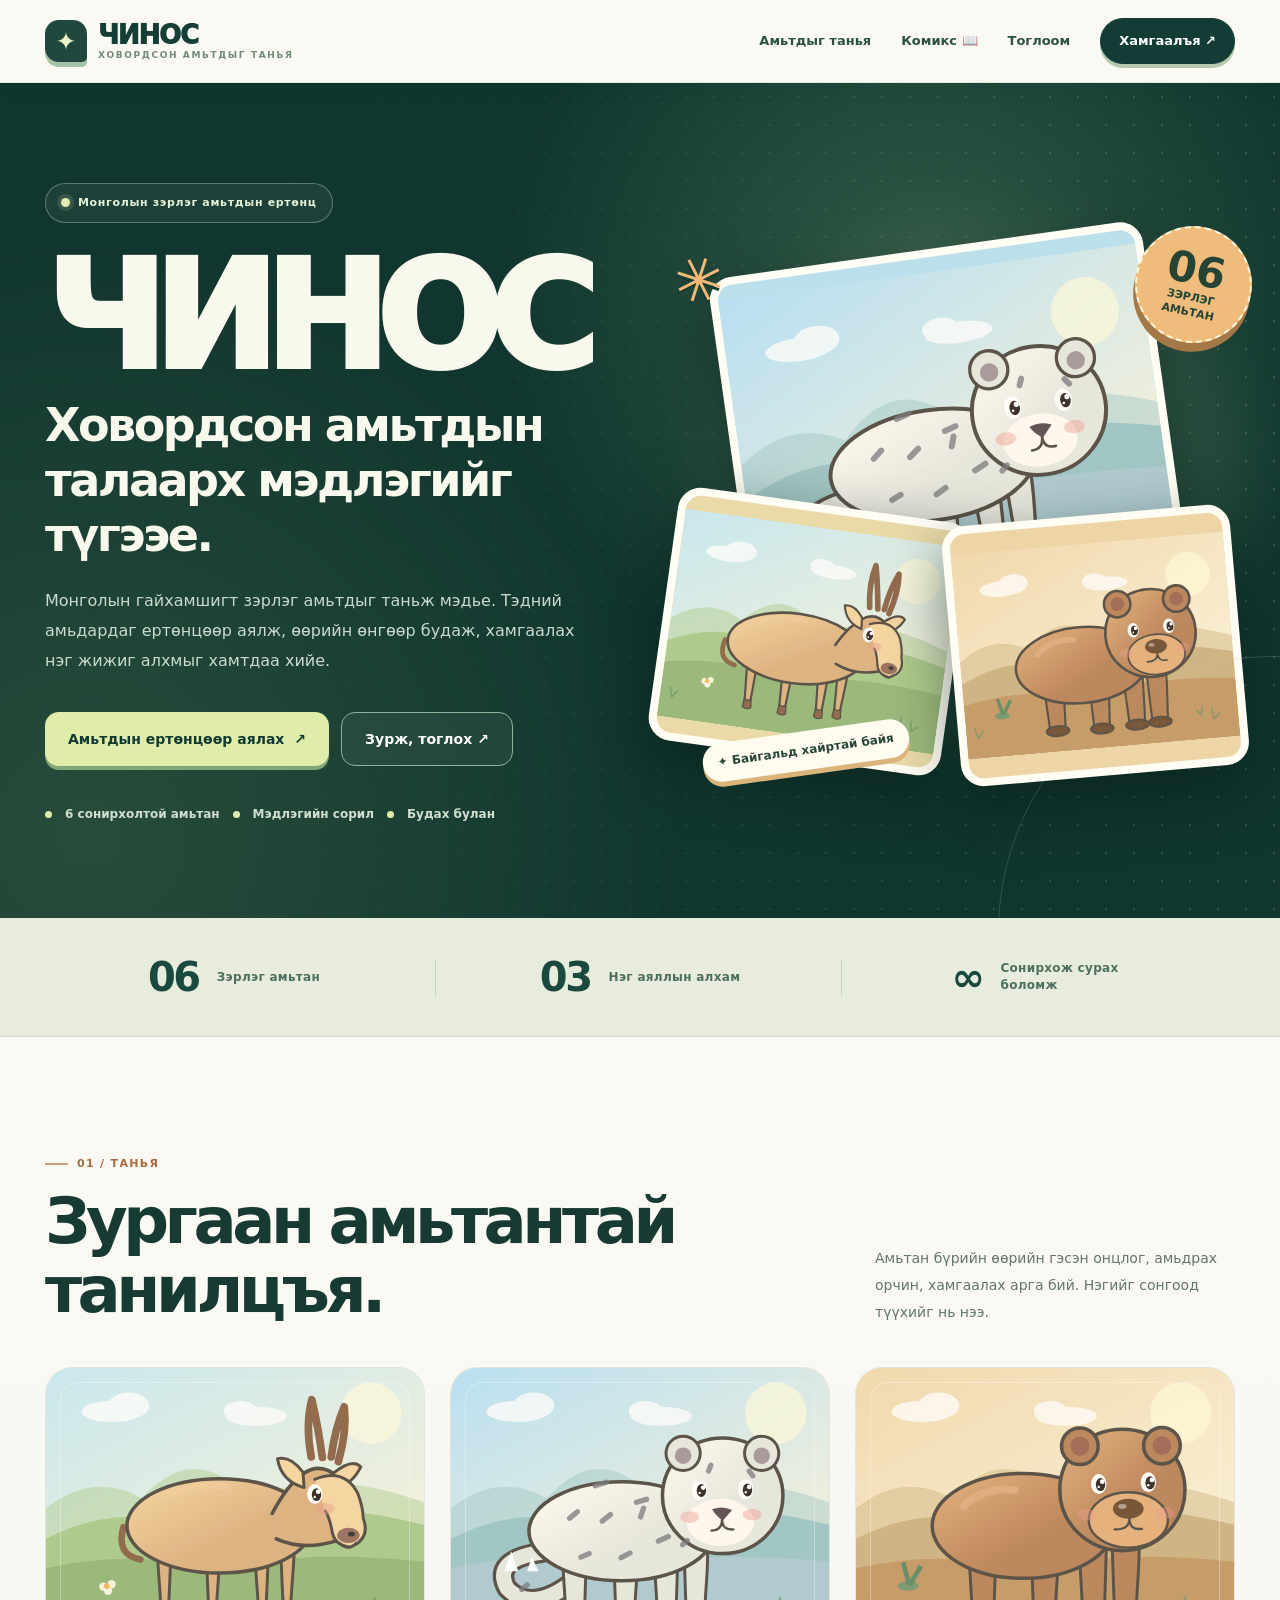
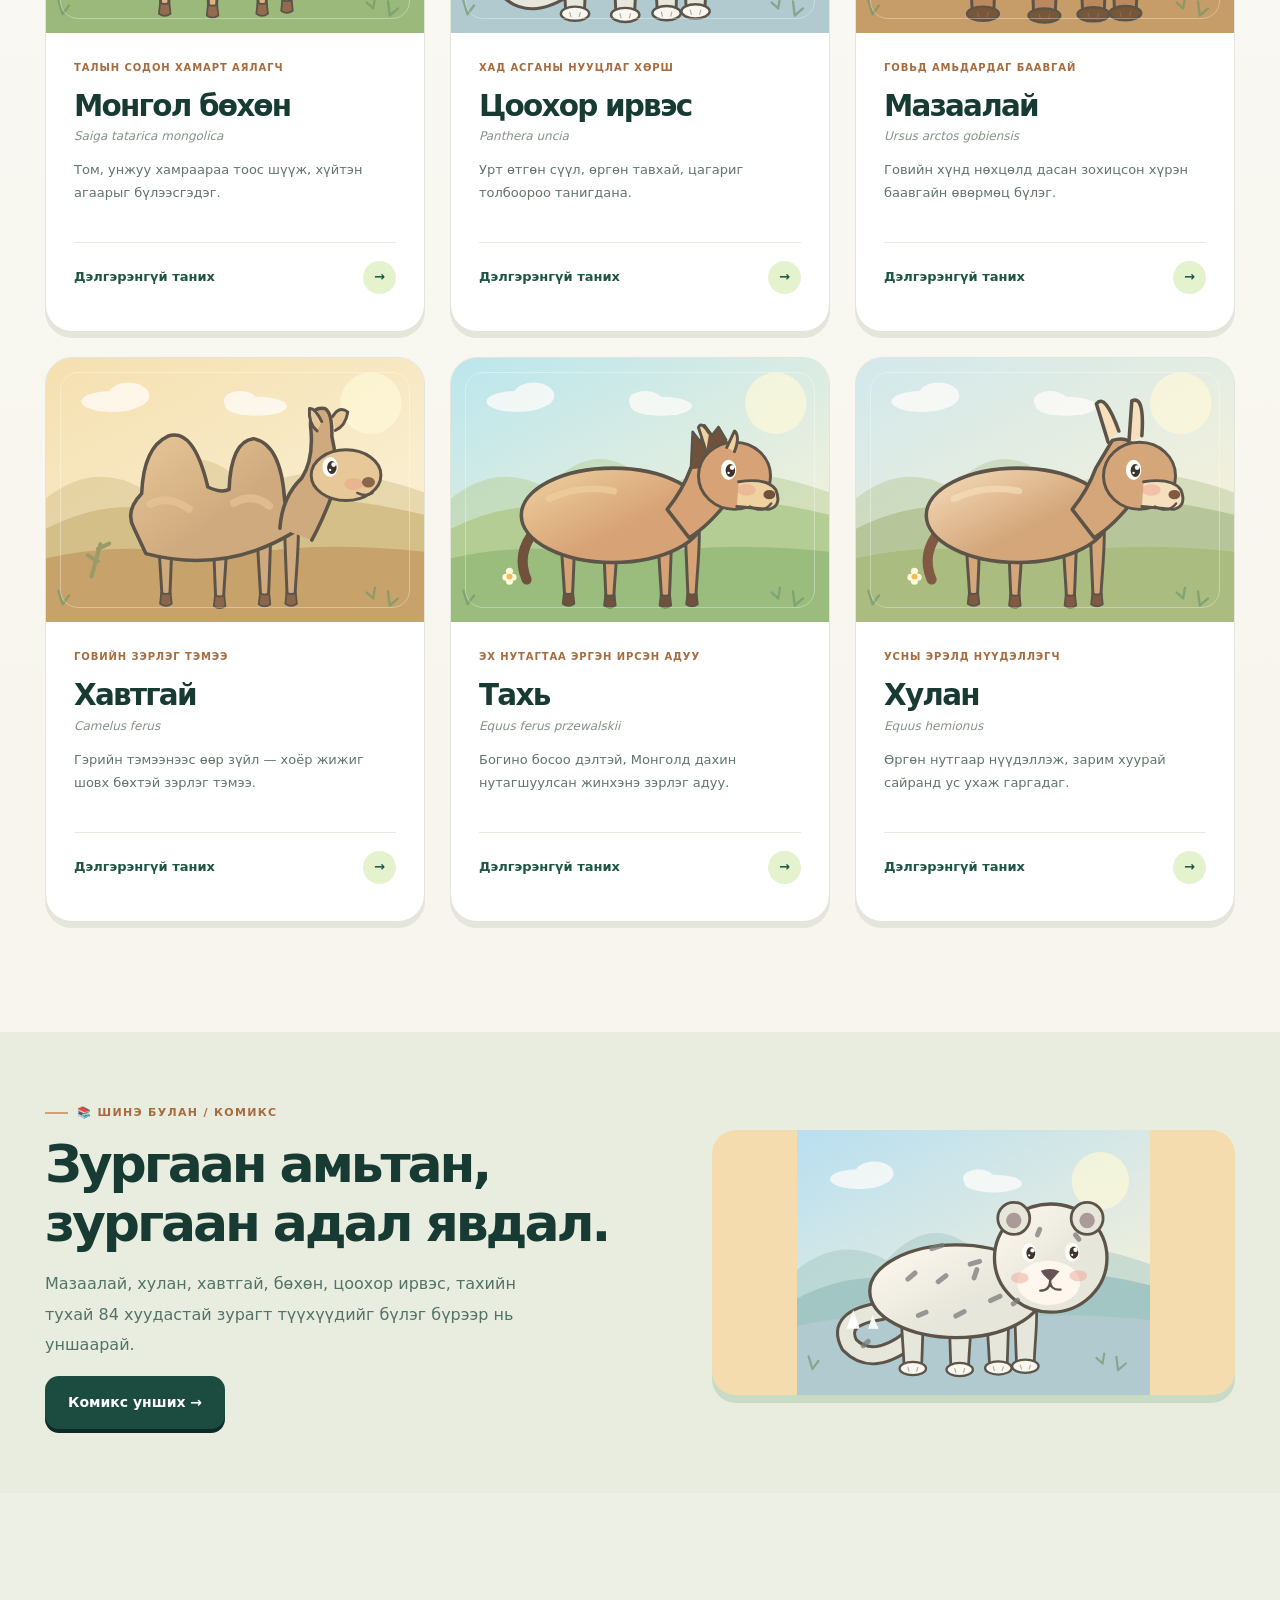
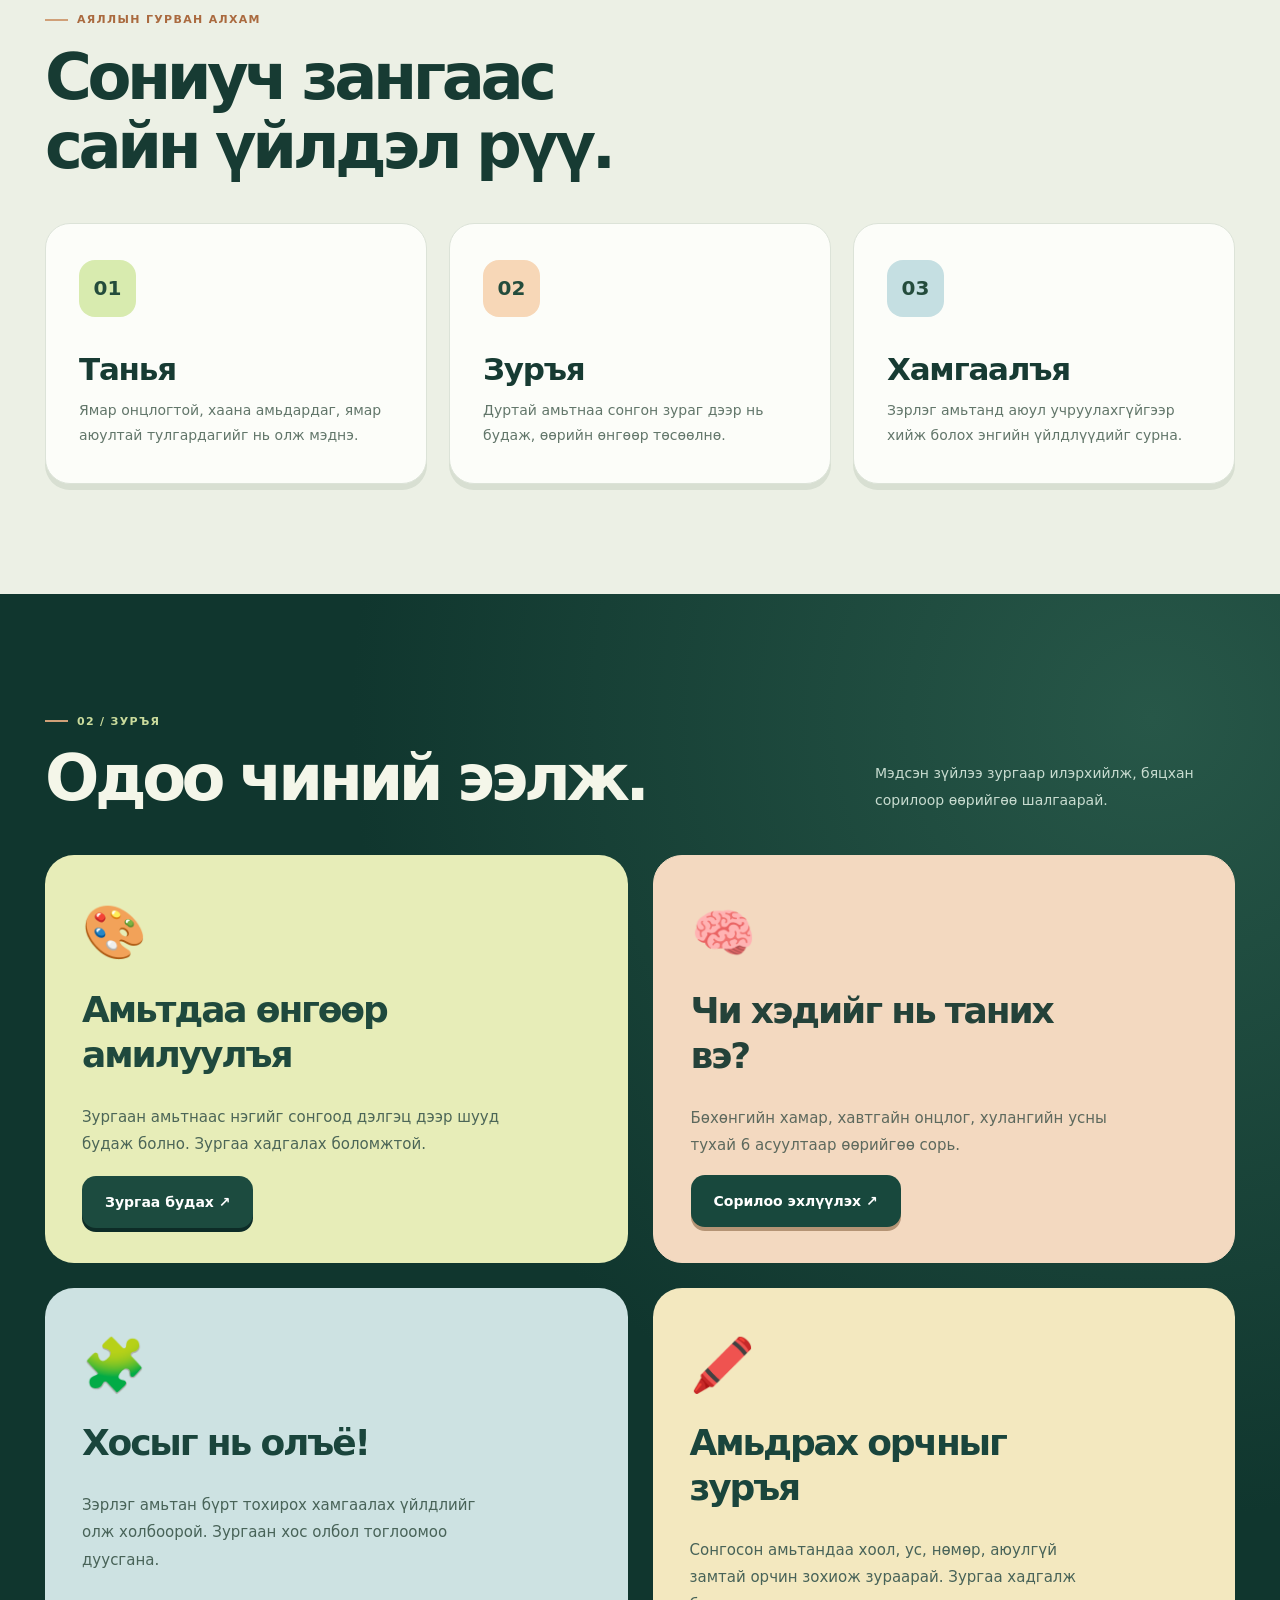
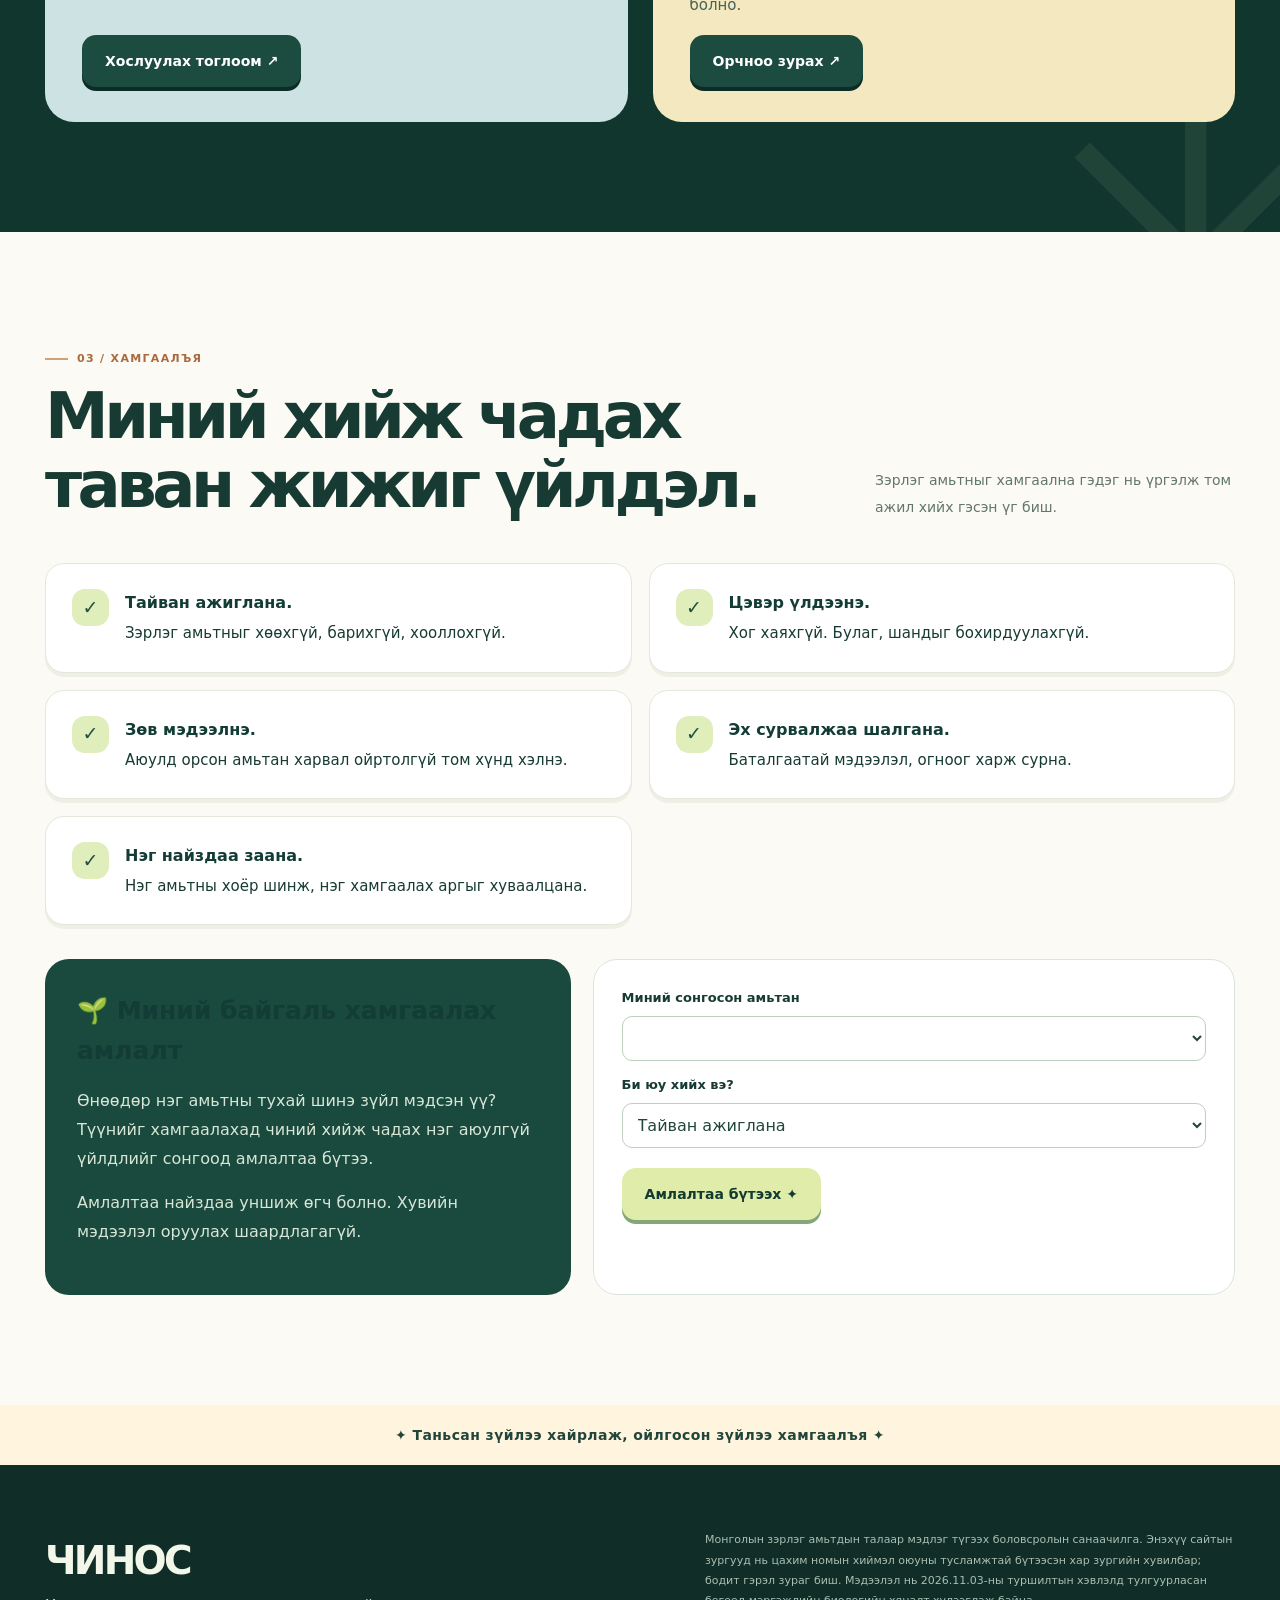
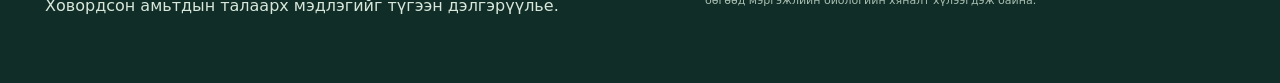
<file: index.html>
<!doctype html>
<html lang="mn">
<head>
<meta charset="utf-8"><meta name="viewport" content="width=device-width,initial-scale=1">
<meta name="theme-color" content="#123c35"><meta name="description" content="ЧИНОС — Ховордсон амьтдын талаарх мэдлэгийг түгээн дэлгэрүүлэх. Монголын зургаан зэрлэг амьтныг таниулах хүүхдэд зориулсан цахим аялал.">
<title>ЧИНОС — Ховордсон амьтдын талаарх мэдлэгийг түгээн дэлгэрүүлэх</title>
<style>
:root{--forest:#25453c;--deep:#1d352f;--ink:#26332f;--muted:#61746b;--cream:#faf8f0;--sand:#f0ede0;--line:#dddcd1;--lime:#e0efad;--orange:#e99a59;--white:#fff;--shadow:0 22px 60px rgba(30,51,40,.12)}
*{box-sizing:border-box}html{scroll-behavior:smooth}body{margin:0;background:var(--cream);font-family:system-ui,-apple-system,"Segoe UI",Arial,sans-serif;color:var(--ink);line-height:1.6}button,a{font:inherit}button{cursor:pointer}a{text-decoration:none;color:inherit}a:focus-visible,button:focus-visible,input:focus-visible{outline:3px solid #d58345;outline-offset:3px}img{display:block;max-width:100%}.container{width:min(1160px,calc(100% - 44px));margin-inline:auto}
header{background:var(--forest);color:white;position:sticky;top:0;z-index:8;border-bottom:1px solid #ffffff20}header .inner{height:76px;display:flex;align-items:center;justify-content:space-between;gap:16px}.brand{display:flex;flex-direction:column;line-height:1;gap:5px}.brand strong{font-weight:950;letter-spacing:.045em;font-size:27px}.brand span{font-size:11px;letter-spacing:.16em;color:#dce4d9}.nav{display:flex;gap:27px;align-items:center}.nav a{font-size:14px;font-weight:650;color:#e9f2e8}.nav a:hover{color:var(--lime)}.nav .outline{padding:10px 16px;border:1px solid #ffffff70;border-radius:50px}
.hero{background:var(--forest);color:white;overflow:hidden}.hero-layout{display:grid;grid-template-columns:1.06fr .94fr;gap:34px;min-height:610px;align-items:center;padding:75px 0 80px}.kicker{display:inline-flex;align-items:center;gap:8px;letter-spacing:.18em;text-transform:uppercase;font-size:11px;font-weight:800;color:#e4eebe}.kicker:before{content:'';width:23px;height:2px;background:#e4eebe}.hero h1{font-size:clamp(65px,9vw,122px);letter-spacing:-.065em;line-height:.94;margin:27px 0 22px;font-weight:900}.hero h2{font-size:clamp(25px,3.2vw,43px);letter-spacing:-.04em;line-height:1.15;font-weight:650;margin:0 0 28px}.hero p{max-width:550px;color:#d7e5da;font-size:17px;line-height:1.9}.actions{display:flex;gap:12px;flex-wrap:wrap;margin-top:35px}.btn{border:0;border-radius:100px;padding:14px 25px;font-weight:800;display:inline-flex;gap:10px;align-items:center;justify-content:center;transition:transform .2s,background .2s}.btn:hover{transform:translateY(-2px)}.btn-primary{background:var(--lime);color:var(--deep)}.btn-dark{background:var(--forest);color:#fff}.btn-secondary{background:transparent;color:#fff;border:1px solid #ffffff6c}.hero-art{position:relative;min-height:420px;isolation:isolate}.sun{position:absolute;width:410px;height:410px;max-width:100%;border-radius:50%;top:3%;left:7%;background:#dce8aa}.sun:after{content:'';position:absolute;inset:24px;border:1px solid #566a40a3;border-radius:50%}.art-sheet{position:absolute;inset:32px -10px 18px 25px;background:#f9f6ea;border:8px solid #fff;border-radius:9px 80px 9px 80px;transform:rotate(5deg);box-shadow:0 24px 50px #122b2550;overflow:hidden}.art-sheet img{width:100%;height:100%;object-fit:contain;mix-blend-mode:multiply}.art-label{position:absolute;bottom:-12px;left:-18px;background:var(--orange);padding:15px 22px;color:#2c352d;font-weight:850;transform:rotate(-7deg);border-radius:7px}.orbit{position:absolute;right:-18px;top:-8px;font-size:13px;border:1px solid #e4eec6a6;padding:10px 15px;border-radius:40px;transform:rotate(7deg)}
.stats{background:#e7ecd8}.stats .inner{display:grid;grid-template-columns:repeat(3,1fr);padding:28px 0;gap:15px}.stat{display:flex;align-items:baseline;gap:14px}.stat strong{font-size:32px;color:var(--forest);font-weight:900}.stat span{font-size:13px;font-weight:750;color:#53675d}
section{padding:98px 0}.section-title{display:flex;align-items:end;justify-content:space-between;gap:20px;margin-bottom:38px}.eyebrow{color:#9b713e;letter-spacing:.16em;font-size:12px;font-weight:850;text-transform:uppercase}.section-title h2{font-size:clamp(32px,4.5vw,55px);letter-spacing:-.055em;line-height:1.1;margin:10px 0 0}.section-title p{max-width:370px;color:var(--muted);margin:0}.animal-grid{display:grid;grid-template-columns:repeat(3,1fr);gap:22px}.animal-card{border:1px solid #dfe1d4;background:white;border-radius:17px;overflow:hidden;box-shadow:0 10px 24px #1d3b3010;transition:transform .2s,box-shadow .2s}.animal-card:hover{transform:translateY(-5px);box-shadow:var(--shadow)}.animal-image{background:#f2efdf;aspect-ratio:1.4;display:flex;align-items:center;justify-content:center;overflow:hidden}.animal-image img{width:100%;height:100%;object-fit:cover;mix-blend-mode:multiply}.animal-copy{padding:24px}.animal-copy small{font-size:11px;color:#9c6c3d;letter-spacing:.1em;font-weight:800;text-transform:uppercase}.animal-copy h3{font-size:27px;letter-spacing:-.04em;margin:5px 0 5px;line-height:1.2}.latin{font-size:13px;font-style:italic;color:var(--muted)}.animal-copy p{font-size:14px;min-height:65px;color:#52655d}.learn-btn{border:0;background:none;font-weight:850;color:var(--forest);padding:8px 0}.learn-btn:hover{text-decoration:underline}.learn-btn span{margin-left:8px}
.three{background:#f0eee2}.steps{display:grid;grid-template-columns:repeat(3,1fr);gap:18px}.step{background:white;border-radius:18px;padding:29px;min-height:235px;border:1px solid #e0e0d5}.step .number{width:52px;height:52px;display:flex;align-items:center;justify-content:center;border-radius:100%;background:var(--lime);font-size:20px;font-weight:900}.step h3{font-size:27px;margin:22px 0 4px;letter-spacing:-.04em}.step p{font-size:14px;color:var(--muted);margin:0}
.play{background:var(--deep);color:#fff}.play .section-title p{color:#c8dcd0}.play-layout{display:grid;grid-template-columns:1fr 1fr;gap:24px}.play-card{border:1px solid #ffffff42;background:#ffffff0b;border-radius:19px;padding:29px}.play-card h3{font-size:28px;letter-spacing:-.045em;line-height:1.25;margin:12px 0}.play-card p{font-size:15px;color:#d5e3d6}.play-card .emoji{font-size:42px}.play-card .btn{margin-top:20px}.play-card:first-child{background:#dfe9ab;color:var(--deep);border:0}.play-card:first-child p{color:#4c6657}
.promise ul{display:grid;grid-template-columns:repeat(2,1fr);gap:13px;list-style:none;padding:0;margin:30px 0}.promise li{padding:19px 20px;background:white;border:1px solid #e0e1d7;border-radius:11px;display:flex;align-items:flex-start;gap:13px;font-size:15px}.tick{flex:0 0 31px;height:31px;width:31px;border-radius:50%;display:flex;align-items:center;justify-content:center;background:#dfeeba;color:var(--forest);font-weight:900}.promise strong{display:block;color:var(--forest)}
footer{background:#182c25;color:#d8e7da;padding:47px 0}.foot{display:flex;justify-content:space-between;gap:20px;align-items:center;flex-wrap:wrap}.foot strong{font-size:29px;letter-spacing:.04em}.foot small{display:block;color:#9db6a6;font-size:12px;max-width:650px}.foot a{text-decoration:underline}
.dialog{border:0;border-radius:19px;padding:0;background:var(--cream);color:var(--ink);max-width:min(760px,calc(100% - 24px));width:760px;max-height:calc(100vh - 38px);box-shadow:0 20px 80px #0007}.dialog::backdrop{background:#0f231dda;backdrop-filter:blur(4px)}.dialog-head{position:sticky;top:0;background:var(--forest);color:#fff;padding:18px 23px;display:flex;justify-content:space-between;align-items:center;z-index:2}.dialog-head h2{margin:0;font-size:22px}.close{color:white;background:#ffffff23;border:0;border-radius:50%;height:36px;width:36px;font-size:21px}.dialog-body{padding:25px}.detail-picture{height:260px;background:#eee9d7;border-radius:13px;overflow:hidden}.detail-picture img{width:100%;height:100%;object-fit:contain;mix-blend-mode:multiply}.detail-tag{color:#9d6b39;font-size:12px;font-weight:900;letter-spacing:.1em;margin-top:22px}.detail-cols{display:grid;grid-template-columns:1fr 1fr;gap:18px}.fact{padding:15px 17px;background:white;border-radius:12px;border:1px solid #e1e2d5}.fact h4{margin:0 0 6px;color:var(--forest)}.fact p{margin:0;font-size:14px;color:#4f6058}.detail-actions{margin-top:25px;display:flex;gap:9px;flex-wrap:wrap}
.quiz-progress{font-size:12px;letter-spacing:.08em;text-transform:uppercase;color:#789387;font-weight:850}.quiz-q{font-size:24px;font-weight:850;line-height:1.35;margin:19px 0}.choices{display:grid;gap:9px}.choice{background:#fff;text-align:left;border:2px solid #dce3d7;border-radius:12px;padding:14px 18px;color:var(--ink);font-weight:700}.choice:disabled{cursor:default}.choice.good{border-color:#3f8964;background:#e7f4e8}.choice.bad{border-color:#bb775d;background:#fff0e9}.quiz-feedback{font-size:14px;min-height:26px;color:#435f50;font-weight:700;margin:14px 0}.quiz-footer{display:flex;justify-content:space-between;gap:12px;align-items:center}.quiz-result{text-align:center;padding:24px 5px}.quiz-result strong{display:block;font-size:70px;color:var(--forest)}
.paint-tools{display:flex;align-items:center;gap:9px;flex-wrap:wrap;margin:12px 0}.swatch{border:2px solid #fff;box-shadow:0 0 0 1px #a6b3a8;width:31px;height:31px;border-radius:50%;background:var(--c)}.swatch.on{box-shadow:0 0 0 3px var(--forest)}.paint-tools select{border:1px solid #d4d9ce;background:#fff;padding:9px;border-radius:8px}.paint-board{width:100%;aspect-ratio:1.5;display:block;border-radius:11px;background:white;touch-action:none;border:1px solid #d9dcd0;cursor:crosshair}.paint-help{font-size:12px;color:#617168}.paint-actions{display:flex;gap:8px;justify-content:flex-end;flex-wrap:wrap;margin-top:14px}
@media(max-width:860px){.hero-layout{grid-template-columns:1fr;min-height:auto;padding:64px 0}.hero-art{min-height:370px;max-width:500px;width:92%;margin:0 auto}.animal-grid{grid-template-columns:repeat(2,1fr)}.nav{gap:14px}.nav a{font-size:12px}.hero h1{font-size:90px}}
@media(max-width:600px){.container{width:min(100% - 30px,1160px)}header .inner{height:66px}.brand strong{font-size:23px}.brand span{font-size:9px}.nav a:not(:last-child){display:none}.hero-layout{padding:52px 0 42px}.hero h1{font-size:clamp(59px,15vw,80px)}.hero h2{font-size:27px}.hero p{font-size:15px}.hero-art{min-height:315px}.art-sheet{inset:27px 5px 22px 16px}.art-label{font-size:12px}.sun{height:320px;width:320px}.orbit{right:-5px}.stats .inner{grid-template-columns:1fr 1fr 1fr;text-align:center}.stat{display:block}.stat strong{display:block;font-size:27px}.stat span{font-size:10px}section{padding:64px 0}.section-title{display:block}.section-title p{margin-top:15px}.animal-grid,.steps,.play-layout,.promise ul,.detail-cols{grid-template-columns:1fr}.animal-copy p{min-height:0}.step{min-height:0}.dialog-body{padding:16px}.detail-picture{height:220px}.foot{align-items:start}}
</style>
<link rel="icon" type="image/svg+xml" href="assets/favicon.svg">
<link rel="stylesheet" href="assets/chinos-v2.css">
<link rel="stylesheet" href="assets/adventure.css">
<meta name="color-scheme" content="light">
</head>
<body>
<header><div class="container inner"><a class="brand" href="#home" aria-label="ЧИНОС — Нүүр"><strong>ЧИНОС</strong><span>ХОВОРДСОН АМЬТДЫГ ТАНЬЯ</span></a><nav class="nav" aria-label="Үндсэн цэс"><a href="#animals">Амьтдыг танья</a><a href="comics.html">Комикс 📖</a><a href="#activities">Тоглоом</a><a class="outline" href="#promise">Хамгаалъя ↗</a></nav></div></header>
<main>
<section class="hero" id="home" style="padding:0"><div class="container hero-layout"><div class="hero-copy"><div class="kicker">Монголын зэрлэг амьтдын ертөнц</div><h1>ЧИНОС</h1><h2>Ховордсон амьтдын<br>талаарх мэдлэгийг түгээе.</h2><p>Монголын гайхамшигт зэрлэг амьтдыг таньж мэдье. Тэдний амьдардаг ертөнцөөр аялж, өөрийн өнгөөр будаж, хамгаалах нэг жижиг алхмыг хамтдаа хийе.</p><div class="actions"><a href="#animals" class="btn btn-primary">Амьтдын ертөнцөөр аялах <span aria-hidden="true">↗</span></a><a href="#activities" class="btn btn-secondary">Зурж, тоглох ↗</a></div><div class="hero-mini"><i></i> 6 сонирхолтой амьтан <i></i> Мэдлэгийн сорил <i></i> Будах булан</div></div><div class="hero-art" aria-hidden="true"><div class="hero-postcard hero-postcard-main"><img src="assets/irves.svg" alt=""></div><div class="hero-postcard hero-postcard-second"><img src="assets/bokhon.svg" alt=""></div><div class="hero-postcard hero-postcard-third"><img src="assets/mazalai.svg" alt=""></div><span class="hero-star">✳</span><div class="hero-stamp"><strong>06</strong><small>ЗЭРЛЭГ<br>АМЬТАН</small></div><span class="hero-hand">✦ Байгальд хайртай байя</span></div></div></section>
<div class="stats"><div class="container inner"><div class="stat"><strong>06</strong><span>Зэрлэг амьтан</span></div><div class="stat"><strong>03</strong><span>Нэг аяллын алхам</span></div><div class="stat"><strong>∞</strong><span>Сонирхож сурах боломж</span></div></div></div>
<section id="animals"><div class="container"><div class="section-title"><div><div class="eyebrow">01 / Танья</div><h2>Зургаан амьтантай<br>танилцъя.</h2></div><p>Амьтан бүрийн өөрийн гэсэн онцлог, амьдрах орчин, хамгаалах арга бий. Нэгийг сонгоод түүхийг нь нээ.</p></div><div id="animalGrid" class="animal-grid"></div></div></section>
<section id="comics" class="comic-feature" style="background:#e8ede0;padding:64px 0"><div class="container" style="display:grid;grid-template-columns:1.1fr .9fr;gap:28px;align-items:center"><div><div class="eyebrow">📚 Шинэ булан / Комикс</div><h2 style="font-size:clamp(29px,4.6vw,52px);line-height:1.14;letter-spacing:-.06em;margin:13px 0">Зургаан амьтан,<br>зургаан адал явдал.</h2><p style="color:#537366;max-width:500px;line-height:1.9">Мазаалай, хулан, хавтгай, бөхөн, цоохор ирвэс, тахийн тухай 84 хуудастай зурагт түүхүүдийг бүлэг бүрээр нь уншаарай.</p><a class="btn btn-dark" href="comics.html">Комикс унших →</a></div><a href="comics.html" aria-label="Комикс унших" style="display:block;border-radius:24px;overflow:hidden;background:#f5dcae;box-shadow:0 8px 0 #cadbc5"><img style="width:100%;height:265px;object-fit:contain" src="assets/cute-irves.svg" alt="Цоохор ирвэс — ЧИНОС зурагт түүх"></a></div></section>
<section class="three"><div class="container"><div class="section-title"><div><div class="eyebrow">Аяллын гурван алхам</div><h2>Сониуч зангаас<br>сайн үйлдэл рүү.</h2></div></div><div class="steps"><div class="step"><div class="number">01</div><h3>Танья</h3><p>Ямар онцлогтой, хаана амьдардаг, ямар аюултай тулгардагийг нь олж мэднэ.</p></div><div class="step"><div class="number">02</div><h3>Зуръя</h3><p>Дуртай амьтнаа сонгон зураг дээр нь будаж, өөрийн өнгөөр төсөөлнө.</p></div><div class="step"><div class="number">03</div><h3>Хамгаалъя</h3><p>Зэрлэг амьтанд аюул учруулахгүйгээр хийж болох энгийн үйлдлүүдийг сурна.</p></div></div></div></section>
<section id="activities" class="play"><div class="container"><div class="section-title"><div><div class="eyebrow" style="color:#cbdc9d">02 / Зуръя</div><h2>Одоо чиний ээлж.</h2></div><p>Мэдсэн зүйлээ зургаар илэрхийлж, бяцхан сорилоор өөрийгөө шалгаарай.</p></div><div class="play-layout"><div class="play-card"><div class="emoji">🎨</div><h3>Амьтдаа өнгөөр амилуулъя</h3><p>Зургаан амьтнаас нэгийг сонгоод дэлгэц дээр шууд будаж болно. Зургаа хадгалах боломжтой.</p><button id="openPaint" class="btn btn-dark">Зургаа будах ↗</button></div><div class="play-card"><div class="emoji">🧠</div><h3>Чи хэдийг нь таних вэ?</h3><p>Бөхөнгийн хамар, хавтгайн онцлог, хулангийн усны тухай 6 асуултаар өөрийгөө сорь.</p><button id="openQuiz" class="btn btn-primary">Сорилоо эхлүүлэх ↗</button></div>
<div class="play-card"><div class="emoji">🧩</div><h3>Хосыг нь олъё!</h3><p>Зэрлэг амьтан бүрт тохирох хамгаалах үйлдлийг олж холбоорой. Зургаан хос олбол тоглоомоо дуусгана.</p><button id="openMatch" class="btn btn-dark">Хослуулах тоглоом ↗</button></div>
<div class="play-card"><div class="emoji">🖍️</div><h3>Амьдрах орчныг зуръя</h3><p>Сонгосон амьтандаа хоол, ус, нөмөр, аюулгүй замтай орчин зохиож зураарай. Зургаа хадгалж болно.</p><button id="openHabitat" class="btn btn-dark">Орчноо зурах ↗</button></div>
</div></div></section>
<section id="promise" class="promise"><div class="container"><div class="section-title"><div><div class="eyebrow">03 / Хамгаалъя</div><h2>Миний хийж чадах<br>таван жижиг үйлдэл.</h2></div><p>Зэрлэг амьтныг хамгаална гэдэг нь үргэлж том ажил хийх гэсэн үг биш.</p></div><ul><li><span class="tick">✓</span><div><strong>Тайван ажиглана.</strong>Зэрлэг амьтныг хөөхгүй, барихгүй, хооллохгүй.</div></li><li><span class="tick">✓</span><div><strong>Цэвэр үлдээнэ.</strong>Хог хаяхгүй. Булаг, шандыг бохирдуулахгүй.</div></li><li><span class="tick">✓</span><div><strong>Зөв мэдээлнэ.</strong>Аюулд орсон амьтан харвал ойртолгүй том хүнд хэлнэ.</div></li><li><span class="tick">✓</span><div><strong>Эх сурвалжаа шалгана.</strong>Баталгаатай мэдээлэл, огноог харж сурна.</div></li><li><span class="tick">✓</span><div><strong>Нэг найздаа заана.</strong>Нэг амьтны хоёр шинж, нэг хамгаалах аргыг хуваалцана.</div></li></ul>
<div class="pledge-panel">
<div class="pledge-info"><strong>🌱 Миний байгаль хамгаалах амлалт</strong><p>Өнөөдөр нэг амьтны тухай шинэ зүйл мэдсэн үү? Түүнийг хамгаалахад чиний хийж чадах нэг аюулгүй үйлдлийг сонгоод амлалтаа бүтээ.</p><p>Амлалтаа найздаа уншиж өгч болно. Хувийн мэдээлэл оруулах шаардлагагүй.</p></div>
<form id="pledgeForm" class="pledge-entry">
<label for="pledgeAnimal">Миний сонгосон амьтан</label><select id="pledgeAnimal"></select>
<label for="pledgeAction">Би юу хийх вэ?</label>
<select id="pledgeAction">
<option value="зэрлэг амьтныг тайван ажиглаж, үргээхгүй">Тайван ажиглана</option>
<option value="байгальд хог хаяхгүй, усыг цэвэр үлдээнэ">Байгалиа цэвэр үлдээнэ</option>
<option value="аюулд орсон амьтны тухай том хүнд хэлнэ">Том хүнд мэдэгдэнэ</option>
<option value="амьтдын тухай зөв мэдээллийг найздаа хуваалцана">Найздаа мэдсэн зүйлээ ярьж өгнө</option>
</select><button type="submit" class="btn btn-primary">Амлалтаа бүтээх ✦</button>
<div id="pledgePreview" class="pledge-preview" role="status"></div>
</form></div>
</div></section>
<div class="adventure-ribbon">✦ Таньсан зүйлээ хайрлаж, ойлгосон зүйлээ хамгаалъя ✦</div>
</main>
<footer><div class="container foot"><div><strong>ЧИНОС</strong><div>Ховордсон амьтдын талаарх мэдлэгийг түгээн дэлгэрүүлье.</div></div><small>Монголын зэрлэг амьтдын талаар мэдлэг түгээх боловсролын санаачилга. Энэхүү сайтын зургууд нь цахим номын хиймэл оюуны тусламжтай бүтээсэн хар зургийн хувилбар; бодит гэрэл зураг биш. Мэдээлэл нь 2026.11.03-ны туршилтын хэвлэлд тулгуурласан бөгөөд мэргэжлийн биологийн хяналт хүлээгдэж байна.</small></div></footer>
<dialog class="dialog" id="animalDialog"><div class="dialog-head"><h2 id="detailName">Амьтан</h2><button class="close" data-close="animalDialog" aria-label="Хаах">×</button></div><div class="dialog-body" id="detailBody"></div></dialog>
<dialog class="dialog" id="quizDialog"><div class="dialog-head"><h2>ЧИНОС • Мэдлэгийн сорил</h2><button class="close" data-close="quizDialog" aria-label="Хаах">×</button></div><div class="dialog-body" id="quizBody"></div></dialog>
<dialog class="dialog" id="paintDialog"><div class="dialog-head"><h2>ЧИНОС • Зуръя</h2><button class="close" data-close="paintDialog" aria-label="Хаах">×</button></div><div class="dialog-body"><label for="paintAnimal"><strong>Будах амьтнаа сонго:</strong></label><div class="paint-tools"><select id="paintAnimal"></select><div class="colors" style="display:flex;gap:8px;flex-wrap:wrap" id="paintColors" role="group" aria-label="Өнгө сонгох"></div><label style="font-size:12px">Бийрийн хэмжээ <input id="brushSize" type="range" min="8" max="70" value="32"></label></div><canvas class="paint-board" id="paintCanvas" width="1200" height="800" aria-label="Амьтны зураг будах талбар"></canvas><p class="paint-help">Өнгө сонгоод зураг дээр хулгана эсвэл хуруугаараа буд. Хар зураас нь хэвээр үлдэнэ.</p><div class="paint-actions"><button class="btn btn-dark" id="resetPaint">Дахин эхлэх</button><button class="btn btn-primary" id="savePaint">Зургаа хадгалах ↓</button></div></div></dialog>
<dialog class="dialog" id="matchDialog"><div class="dialog-head"><h2>🧩 Хослуулах тоглоом</h2><button class="close" data-close="matchDialog" aria-label="Хаах">×</button></div><div class="dialog-body"><p class="study-help">Нэг амьтан, түүнд тохирох нэг хамгаалах үйлдлийг сонгоорой.</p><div class="match-tools"><strong>6 амьтан · 6 үйлдэл</strong><button id="restartMatch" class="btn btn-dark">Дахин тоглох ↻</button></div><div class="match-grid"><div><h3>Амьтнаа сонго</h3><div id="matchAnimals" class="match-column"></div></div><div><h3>Зөв үйлдлийг сонго</h3><div id="matchActions" class="match-column"></div></div></div><p class="match-status" id="matchStatus" role="status"></p></div></dialog>
<dialog class="dialog" id="habitatDialog"><div class="dialog-head"><h2>🖍️ Миний хамгаалах орчин</h2><button class="close" data-close="habitatDialog" aria-label="Хаах">×</button></div><div class="dialog-body"><p class="study-help">Амьтныг сонгоод түүнд хоол, ус, нөмөр, аюулгүй явах зам зур. Зурахад хулгана эсвэл хуруугаа ашиглаарай.</p><div class="study-tools"><label for="habitatAnimal">Амьтан</label><select id="habitatAnimal"></select><label for="habitatColor">Өнгө</label><input id="habitatColor" type="color" value="#34775b" aria-label="Бийрийн өнгө"><label for="habitatSize">Бийр</label><input id="habitatSize" type="range" min="3" max="55" value="12"></div><canvas class="study-draw-board" id="habitatCanvas" width="1200" height="800" aria-label="Амьдрах орчин зурах талбар"></canvas><div class="paint-actions"><button id="undoHabitat" class="btn btn-dark">Буцаах ↶</button><button id="resetHabitat" class="btn btn-dark">Арилгах ↻</button><button id="saveHabitat" class="btn btn-primary">Зургаа хадгалах ↓</button></div></div></dialog>
<script>
const animals=[
{id:'bokhon',name:'Монгол бөхөн',latin:'Saiga tatarica mongolica',label:'ТАЛЫН СОДОН ХАМАРТ АЯЛАГЧ',brief:'Том, унжуу хамраараа тоос шүүж, хүйтэн агаарыг бүлээсгэдэг.',home:'Баруун Монголын хуурай хээр, цөлөрхөг хээр.',features:'Том унжуу хамар, эр бөхөнгийн эвэр.',nature:'Ургамлаар хооллож, хээрийн идэш тэжээлийн сүлжээнд оролцоно.',danger:'Халдварт өвчин, хууль бус ан, бэлчээрийн доройтол, ган зуд, шилжилт хөдөлгөөний саад.',action:'Сүргийг машинаар хөөхгүй. Өвчтэй мэт харагдсан амьтанд ойртолгүй том хүнд мэдэгд.'},
{id:'irves',name:'Цоохор ирвэс',latin:'Panthera uncia',label:'ХАД АСГАНЫ НУУЦЛАГ ХӨРШ',brief:'Урт өтгөн сүүл, өргөн тавхай, цагариг толбоороо танигдана.',home:'Монголын уулархаг, хад асгатай нутаг.',features:'Урт өтгөн сүүл, өргөн тавхай, цагариг толбо, бөөрөнхий чих.',nature:'Зэрлэг туурайтнаар хооллож, уулын идэш тэжээлийн сүлжээнд оролцоно.',danger:'Хууль бус ан, малын хохирлоос үүдсэн зөрчил, уул уурхай ба дэд бүтцийн нөлөө.',action:'Холоос ажигла. Малчидтай хамтран амьтан ба хүмүүсийн аюулгүй байдлыг хамгаалахыг дэмж.'},
{id:'mazalai',name:'Мазаалай',latin:'Ursus arctos gobiensis',label:'ГОВЬД АМЬДАРДАГ БААВГАЙ',brief:'Говийн хүнд нөхцөлд дасан зохицсон хүрэн баавгайн өвөрмөц бүлэг.',home:'Алтайн өвөр говийн баянбүрдүүд, Говийн их дархан цаазат газрын А хэсэг.',features:'Бөөрөнхий чих, урт хоншоор, хүчтэй савар.',nature:'Бажууны үндэс, жимс, найлзуур зэрэг ургамлаар голчлон хооллоно.',danger:'Ус, хоол хомсдох, амьдрах орчны доройтол, хүний хууль бус үйл ажиллагаа.',action:'Булаг шандыг бохирдуулахгүй. Зэрлэг баавгайд ойртож, хоол өгөхгүй.'},
{id:'havtgai',name:'Хавтгай',latin:'Camelus ferus',label:'ГОВИЙН ЗЭРЛЭГ ТЭМЭЭ',brief:'Гэрийн тэмээнээс өөр зүйл — хоёр жижиг шовх бөхтэй зэрлэг тэмээ.',home:'Монгол, Хятадын говь цөлийн алслагдсан нутгууд.',features:'Хоёр жижиг шовх бөх, нарийвтар бие, урт хөл.',nature:'Цөлийн ургамлаар хооллож, ус ба бэлчээрийн хооронд шилжин амьдарна.',danger:'Уур амьсгал, амьдрах орчны өөрчлөлт, цөөн популяцийн эрсдэл, гэрийн тэмээтэй эрлийзжих.',action:'Зэрлэг хавтгайг уснаас нь үргээхгүй. Хамгаалалттай нутгийн дүрмийг дага.'},
{id:'takhi',name:'Тахь',latin:'Equus ferus przewalskii',label:'ЭХ НУТАГТАА ЭРГЭН ИРСЭН АДУУ',brief:'Богино босоо дэлтэй, Монголд дахин нутагшуулсан жинхэнэ зэрлэг адуу.',home:'Хустай, Тахийн тал, Хомын тал зэрэг сэргээн нутагшуулсан нутаг.',features:'Босоо богино дэл, бүдүүн хүзүү, цайвар хоншоор, нурууны бараан судал.',nature:'Өвсөөр хооллож, бэлчээрийн ургамал, хөрс, бусад амьтантай нэг орчинд амьдарна.',danger:'Зуд, өвчин, ус, бэлчээрийн хүртээмж, гэрийн адуутай нийлэх эрсдэл.',action:'Тахийг хооллох, хүрэх, унахыг оролдохгүй. Байгаль хамгаалагчийн заасан зайнаас ажигла.'},
{id:'hulan',name:'Хулан',latin:'Equus hemionus',label:'УСНЫ ЭРЭЛД НҮҮДЭЛЛЭГЧ',brief:'Өргөн нутгаар нүүдэллэж, зарим хуурай сайранд ус ухаж гаргадаг.',home:'Монголын говь, цөлөрхөг хээрийн өргөн нутаг.',features:'Урт чих, богино босоо дэл, үзүүртээ хялгастай сүүл.',nature:'Зарим нутагт хулангийн ухсан усны нүхийг бусад амьтан ашигладаг.',danger:'Зам, төмөр зам, хашаа зэрэг хөдөлгөөний саад, усны хүртээмж хязгаарлагдах, хууль бус ан.',action:'Усны ойролцоо сүргийг үргээхгүй. Хашааг өөрөө таслахгүй; аюулгүй гарцыг мэргэжлийн хүмүүс шийднэ.'}
];
const asset=id=>`assets/${id}.svg`;
const grid=document.getElementById('animalGrid');
grid.innerHTML=animals.map(a=>`<article class="animal-card"><div class="animal-image"><img src="${asset(a.id)}" alt="${a.name}-ын будах зориулалттай хар зураг" loading="lazy"></div><div class="animal-copy"><small>${a.label}</small><h3>${a.name}</h3><div class="latin">${a.latin}</div><p>${a.brief}</p><button class="learn-btn" data-animal="${a.id}">Дэлгэрэнгүй таних <span aria-hidden="true">→</span></button></div></article>`).join('');
const show=id=>document.getElementById(id).showModal();
const hide=id=>document.getElementById(id).close();
document.querySelectorAll('[data-close]').forEach(b=>b.addEventListener('click',()=>hide(b.dataset.close)));
document.querySelectorAll('dialog').forEach(d=>d.addEventListener('click',e=>{if(e.target===d)d.close()}));
grid.addEventListener('click',e=>{let b=e.target.closest('[data-animal]');if(!b)return;const a=animals.find(x=>x.id===b.dataset.animal);document.getElementById('detailName').textContent=a.name;document.getElementById('detailBody').innerHTML=`<div class="detail-picture"><img src="${asset(a.id)}" alt="${a.name} хар зураг"></div><div class="detail-tag">${a.label} · <em>${a.latin}</em></div><div class="detail-cols"><div class="fact"><h4>Хаана амьдардаг вэ?</h4><p>${a.home}</p></div><div class="fact"><h4>Яаж таних вэ?</h4><p>${a.features}</p></div><div class="fact"><h4>Байгаль дахь холбоо</h4><p>${a.nature}</p></div><div class="fact"><h4>Ямар аюул тулгардаг вэ?</h4><p>${a.danger}</p></div><div class="fact" style="grid-column:1/-1"><h4>Би юу хийж чадах вэ?</h4><p>${a.action}</p></div></div><div class="detail-actions"><button class="btn btn-dark" id="detailPaint">Энэ амьтныг будах ↗</button></div>`;document.getElementById('detailPaint').addEventListener('click',()=>{hide('animalDialog');paintSelect.value=a.id;loadPaintImage();show('paintDialog')});show('animalDialog')});
const questions=[
{q:'Бөхөнгийн том хамар ямар үүрэгтэй вэ?',a:['Тоос шүүж, хүйтэн агаарыг бүлээсгэнэ','Эвэр ургуулна','Ус хадгална'],ok:0},
{q:'Хавтгай гэрийн тэмээтэй ижил зүйл мөн үү?',a:['Тийм, ижил зүйл','Үгүй, тусдаа зүйл'],ok:1},
{q:'Ирвэс мал барьснаас үүдэх зөрчлийг бууруулахад аль нь зөв бэ?',a:['Ирвэсийг устгах','Малчидтай хамтран хамгаалах арга олох'],ok:1},
{q:'Зарим хуурай сайранд ус ухаж гаргадаг амьтан аль вэ?',a:['Хулан','Ирвэс'],ok:0},
{q:'Өвчтэй мэт харагдсан зэрлэг амьтан харвал яах вэ?',a:['Хүрч үзнэ','Зай барьж том хүнд хэлнэ'],ok:1},
{q:'Тахийг Монголд сэргээн нутагшуулах ажил хэдэн онд эхэлсэн бэ?',a:['1992','2024'],ok:0}
];
let quizIndex=0,quizScore=0,answered=false;
const quizBody=document.getElementById('quizBody');
function drawQuiz(){if(quizIndex>=questions.length){quizBody.innerHTML=`<div class="quiz-result"><div>🎉</div><strong>${quizScore} / ${questions.length}</strong><h3>Аяллаа дуусгалаа!</h3><p>Одоо нэг найздаа шинэ мэдсэн амьтнаа ярьж өгөөрэй.</p><button id="quizAgain" class="btn btn-dark">Дахин тоглох ↻</button></div>`;document.getElementById('quizAgain').onclick=()=>{quizIndex=0;quizScore=0;drawQuiz()};return}answered=false;let q=questions[quizIndex];quizBody.innerHTML=`<div class="quiz-progress">Асуулт ${quizIndex+1} / ${questions.length} &nbsp; • &nbsp; Зөв ${quizScore}</div><div class="quiz-q">${q.q}</div><div class="choices">${q.a.map((x,i)=>`<button class="choice" data-choice="${i}">${String.fromCharCode(1040+i)}. ${x}</button>`).join('')}</div><p class="quiz-feedback" id="quizFeedback" role="status"></p><div class="quiz-footer"><span style="color:#59776a;font-size:13px">Хариугаа сонгоорой.</span><button class="btn btn-dark" id="quizNext" disabled style="opacity:.45">Дараагийн асуулт →</button></div>`;quizBody.querySelectorAll('[data-choice]').forEach(b=>b.onclick=()=>{if(answered)return;answered=true;let n=Number(b.dataset.choice),correct=n===q.ok;if(correct)quizScore++;quizBody.querySelectorAll('[data-choice]').forEach((x,i)=>{x.disabled=true;if(i===q.ok)x.classList.add('good');else if(i===n)x.classList.add('bad')});document.getElementById('quizFeedback').textContent=correct?'Зөв хариуллаа! 🌿':'Зөв хариулт: '+q.a[q.ok];let next=document.getElementById('quizNext');next.disabled=false;next.style.opacity=1;next.onclick=()=>{quizIndex++;drawQuiz()}})}
document.getElementById('openQuiz').onclick=()=>{quizIndex=0;quizScore=0;drawQuiz();show('quizDialog')};
const paintSelect=document.getElementById('paintAnimal');paintSelect.innerHTML=animals.map(x=>`<option value="${x.id}">${x.name}</option>`).join('');
const paintColors=document.getElementById('paintColors');let paintColor='#e7a367';let brush=32;
['#e7a367','#728b64','#a5c7d7','#c7a6d4','#e9c954','#c9766d','#8d6f50','#ffffff'].forEach((color,i)=>{let b=document.createElement('button');b.className='swatch'+(i===0?' on':'');b.style.setProperty('--c',color);b.setAttribute('aria-label',`Өнгө ${color}`);b.title=color;b.onclick=()=>{paintColor=color;paintColors.querySelectorAll('button').forEach(c=>c.classList.remove('on'));b.classList.add('on')};paintColors.append(b)});
document.getElementById('brushSize').oninput=e=>brush=Number(e.target.value);
let canvas=document.getElementById('paintCanvas'),ctx=canvas.getContext('2d',{willReadFrequently:false}),paintImage=null,painting=false,last=null,strokes=[];
function base(){ctx.globalCompositeOperation='source-over';ctx.fillStyle='#fff';ctx.fillRect(0,0,canvas.width,canvas.height)}
function render(){base();for(let s of strokes){ctx.strokeStyle=s.color;ctx.lineCap='round';ctx.lineJoin='round';ctx.lineWidth=s.width;ctx.beginPath();ctx.moveTo(s.pts[0].x,s.pts[0].y);for(let p of s.pts.slice(1))ctx.lineTo(p.x,p.y);if(s.pts.length===1){ctx.lineTo(s.pts[0].x+.1,s.pts[0].y+.1)}ctx.stroke()}if(paintImage){ctx.globalCompositeOperation='multiply';ctx.drawImage(paintImage,0,0,canvas.width,canvas.height);ctx.globalCompositeOperation='source-over'}}
function loadPaintImage(){strokes=[];paintImage=null;render();const img=new Image();img.onload=()=>{paintImage=img;render()};img.src=asset(paintSelect.value)}
function pos(e){let r=canvas.getBoundingClientRect();return{x:(e.clientX-r.left)/r.width*canvas.width,y:(e.clientY-r.top)/r.height*canvas.height}}
canvas.addEventListener('pointerdown',e=>{e.preventDefault();canvas.setPointerCapture(e.pointerId);painting=true;last=pos(e);strokes.push({color:paintColor,width:brush,pts:[last]});render()});
canvas.addEventListener('pointermove',e=>{if(!painting)return;strokes[strokes.length-1].pts.push(pos(e));render()});
['pointerup','pointercancel','lostpointercapture'].forEach(t=>canvas.addEventListener(t,()=>painting=false));
paintSelect.onchange=loadPaintImage;document.getElementById('openPaint').onclick=()=>{loadPaintImage();show('paintDialog')};document.getElementById('resetPaint').onclick=()=>{strokes=[];render()};document.getElementById('savePaint').onclick=()=>{let link=document.createElement('a');link.download='CHINOS-'+paintSelect.value+'.png';link.href=canvas.toDataURL('image/png');link.click()};
</script><script src="assets/adventure.js" defer></script></body></html>
</file>
<file: assets/chinos-v2.css>
/* CHINOS WILDLIFE · Editorial field guide, v2 */
:root{
  --forest:#123c35; --deep:#102d29; --ink:#173b33; --muted:#62766a;
  --cream:#f9f7ef; --sand:#ebe9dd; --line:#e0e4d9;
  --lime:#ddf1ae; --orange:#ffb67a; --white:#fff;
  --shadow:0 22px 60px rgba(22,56,45,.14);
}
html{scroll-padding-top:94px}
body{
  font-family:"Manrope","Noto Sans",system-ui,-apple-system,"Segoe UI",Arial,sans-serif;
  background:#f9f8f3;
  -webkit-font-smoothing:antialiased;
}
::selection{background:#ddf1ae;color:#18392e}
:focus-visible{outline:3px solid #f3ad68;outline-offset:4px}
.container{width:min(1190px,calc(100% - 64px))}
header{
  background:rgba(251,249,243,.97); color:var(--ink);
  border-bottom:1px solid rgba(32,72,55,.09);
  backdrop-filter:blur(16px); box-shadow:0 3px 24px #1a3e2b0a;
}
header .inner{height:82px;gap:25px}
.brand{position:relative;padding-left:53px;justify-content:center;gap:3px;flex:0 0 auto}
.brand:before{
  content:"✦";position:absolute;left:0;top:50%;transform:translateY(-50%);
  display:grid;place-items:center;width:42px;height:42px;
  color:#e7f3c6;background:#21483e;
  font-size:25px;line-height:1;border-radius:14px 14px 5px 14px;
  box-shadow:0 5px 0 #a4c3a6;
}
.brand strong{color:#153f36;font-size:26px;letter-spacing:-.045em;font-weight:950}
.brand span{color:#728b76;letter-spacing:.18em;font-size:9px;font-weight:850}
.nav{gap:30px}
.nav a{color:#2c5145;font-size:13px;font-weight:850;transition:color .2s}
.nav a:hover{color:#b76b38}
.nav .outline{
  background:var(--forest);color:white;border:1px solid var(--forest);
  padding:12px 18px;font-weight:850;box-shadow:0 4px 0 #b4c9ae;
}
.nav .outline:hover{color:#e6f3b9;transform:translateY(-1px)}
.hero{
  background:
    radial-gradient(circle at 72% 26%,#325b47 0%,transparent 38%),
    radial-gradient(circle at 7% 90%,#284c3a 0%,transparent 42%),
    #11362f;
  color:#f8f8ed;position:relative;isolation:isolate;
}
.hero:before{
  content:"";position:absolute;inset:0;pointer-events:none;opacity:.17;
  background-image:radial-gradient(#e5efcf 1px,transparent 1.6px);
  background-size:28px 28px;
  mask-image:linear-gradient(90deg,transparent 16%,black 100%);
}
.hero:after{
  content:"";position:absolute;width:550px;height:550px;border-radius:50%;
  border:1px solid #a1d8a433;right:-270px;bottom:-290px;pointer-events:none;
}
.hero-layout{grid-template-columns:1fr .98fr;gap:44px;min-height:650px;padding:100px 0 94px;position:relative}
.hero-copy{position:relative;z-index:2}
.kicker{
  text-transform:none;letter-spacing:.06em;
  border:1px solid #9cb5a482;border-radius:40px;
  padding:10px 15px;font-size:11px;color:#e6f2d8;background:#ffffff0d;
}
.kicker:before{width:9px;height:9px;background:#e3eaaf;border-radius:50%;box-shadow:0 0 0 4px #e3eaaf22}
.hero h1{font-size:clamp(80px,11.5vw,165px);letter-spacing:-.08em;margin:28px 0 12px;line-height:.92;font-weight:950}
.hero h2{font-size:clamp(28px,3.6vw,49px);max-width:670px;margin-bottom:23px;font-weight:800;letter-spacing:-.055em;line-height:1.19}
.hero h2 em{font-style:normal;color:#e5efad}
.hero p{color:#cadad0;font-size:16px;line-height:1.9;max-width:560px}
.hero .actions{margin-top:35px}
.btn{border-radius:14px;padding:15px 23px;box-shadow:0 4px 0 transparent;transition:transform .23s,box-shadow .23s,background .23s;font-size:14px;white-space:normal}
.btn-primary{color:#123a30;background:#e0edaa;box-shadow:0 4px 0 #84a778}
.btn-primary:hover{background:#f0f5c9;box-shadow:0 6px 0 #84a778}
.btn-secondary{border:1px solid #90b29a;background:#ffffff0c;color:#fff}
.btn-secondary:hover{background:#ffffff1d}
.btn-dark{background:#1c4b3f;color:#fff;box-shadow:0 4px 0 #0d2c27}
.hero-mini{display:flex;gap:13px;align-items:center;flex-wrap:wrap;margin-top:39px;color:#d2dfd0;font-size:12px;font-weight:750}
.hero-mini i{width:7px;height:7px;border-radius:50%;background:#e0edaa;display:inline-block}
.hero-art{height:555px;min-height:555px;max-width:610px;margin:auto;position:relative;width:100%}
.hero-art:before{
  content:"";position:absolute;width:93%;height:92%;left:8%;top:1%;
  border-radius:50%;background:#b7ce98;
  opacity:.12;filter:blur(35px);
}
.hero-postcard{
  position:absolute;background:#fffaf0;border:8px solid #fffdf4;
  padding:0;border-radius:23px;overflow:hidden;
  box-shadow:0 22px 60px #041b1588;
  transition:transform .4s ease,box-shadow .4s ease;
}
.hero-postcard img{display:block;width:100%;height:100%;object-fit:cover;object-position:center;mix-blend-mode:multiply}
.hero-postcard-main{width:77%;height:65%;top:4%;left:11%;transform:rotate(-8deg);z-index:3}
.hero-postcard-second{width:52%;height:46%;bottom:4%;left:-1%;transform:rotate(8deg);z-index:4}
.hero-postcard-third{width:51%;height:47%;right:-1%;bottom:1%;transform:rotate(-5deg);z-index:5}
.hero-postcard-main:hover{transform:rotate(-4deg) translateY(-9px)}
.hero-postcard-second:hover{transform:rotate(4deg) translateY(-9px)}
.hero-postcard-third:hover{transform:rotate(-1deg) translateY(-9px)}
.hero-art .hero-star{
  position:absolute;top:1%;left:1%;font-size:61px;color:#f3b977;
  transform:rotate(18deg);z-index:5;text-shadow:0 3px 0 #173c31;
}
.hero-stamp{
  position:absolute;right:-3%;top:0;z-index:6;width:117px;height:117px;
  border-radius:50%;display:flex;flex-direction:column;justify-content:center;align-items:center;
  background:#f0bc7c;color:#264434;text-align:center;
  transform:rotate(12deg);box-shadow:0 9px 0 #a47947;
  border:2px dashed #fff8dd;font-weight:900;
}
.hero-stamp strong{font-size:42px;line-height:1}
.hero-stamp small{font-size:11px;line-height:1.35}
.hero-hand{position:absolute;z-index:6;left:6%;bottom:2%;padding:10px 15px;border-radius:40px;background:#fffbee;color:#284739;font-weight:900;font-size:12px;transform:rotate(-8deg);box-shadow:0 5px 0 #dbb47c}
.stats{background:#e7ecdd;border-bottom:1px solid #d3ddcf}
.stats .inner{grid-template-columns:repeat(3,1fr);padding:27px 0;gap:28px}
.stat{display:flex;align-items:center;justify-content:center;gap:18px;position:relative}
.stat:not(:last-child):after{content:"";position:absolute;right:-13px;height:37px;width:1px;background:#c6d3c6}
.stat strong{font-size:40px;letter-spacing:-.06em;color:#1a493d}
.stat span{max-width:140px;font-size:12px;line-height:1.4;letter-spacing:.025em;color:#4d705e}
section{padding:110px 0}
#animals{background:linear-gradient(180deg,#faf9f4 0%,#f7f5ed 100%)}
.section-title{margin-bottom:42px;gap:24px}
.eyebrow{display:inline-flex;gap:9px;align-items:center;font-size:11px;letter-spacing:.12em;color:#aa6a3f;font-weight:900}
.eyebrow:before{content:"";width:23px;height:2px;background:#d0a078}
.section-title h2{font-size:clamp(35px,5vw,65px);line-height:1.08;font-weight:900;letter-spacing:-.07em;margin-top:14px}
.section-title p{max-width:360px;font-size:14px;line-height:1.9}
.animal-grid{gap:25px;grid-template-columns:repeat(3,minmax(0,1fr))}
.animal-card{
  background:white;border:1px solid #e2e5db;border-radius:27px;
  box-shadow:0 6px 0 #e3e6d9;overflow:hidden;
  transition:transform .28s cubic-bezier(.2,.8,.2,1),box-shadow .28s;
}
.animal-card:hover{transform:translateY(-9px);box-shadow:0 16px 0 #dfe8d8,0 30px 50px #1b49311c}
.animal-image{aspect-ratio:1.43;background:#e4ecd9;position:relative;overflow:hidden}
.animal-image:after{
  position:absolute;content:"";inset:14px;border:1px solid #ffffff55;
  border-radius:18px;pointer-events:none;
}
.animal-image img{object-fit:cover;mix-blend-mode:multiply;transition:transform .45s}
.animal-card:hover .animal-image img{transform:scale(1.075)}
.animal-card:nth-child(3n+2) .animal-image{background:#f5e6cf}
.animal-card:nth-child(3n+3) .animal-image{background:#e7e6da}
.animal-copy{padding:27px 28px 29px}
.animal-copy small{display:block;font-weight:900;font-size:10px;color:#a66c3f;letter-spacing:.09em;min-height:26px}
.animal-copy h3{font-size:clamp(24px,2.3vw,30px);font-weight:900;letter-spacing:-.06em;margin:3px 0}
.latin{font-size:12px;color:#859287}
.animal-copy p{min-height:70px;line-height:1.75;font-size:13px;color:#61756a}
.learn-btn{display:flex;justify-content:space-between;align-items:center;width:100%;border-top:1px solid #e8eae1;margin-top:12px;padding-top:18px;color:#1d5544;font-size:13px}
.learn-btn span{
  display:grid;place-items:center;width:33px;height:33px;
  border-radius:50%;background:#e5f2ce;transition:transform .2s;
}
.animal-card:hover .learn-btn span{transform:translateX(4px)}
.three{background:#ecf0e5;position:relative}
.three .step{border-radius:25px;border:1px solid #dce3d8;padding:36px 33px;background:#fcfdf9;min-height:255px;box-shadow:0 6px 0 #d8dfd2}
.steps{gap:22px}
.step .number{height:57px;width:57px;border-radius:16px;background:#d8ebaf;color:#244c3c;font-weight:900}
.step:nth-child(2) .number{background:#f7d7b7}
.step:nth-child(3) .number{background:#c5dfe2}
.step h3{font-size:31px;font-weight:900;margin-top:28px}
.step p{font-size:14px;line-height:1.75}
.play{
  background:radial-gradient(circle at 90% 10%,#275748 0%,transparent 50%),#10362e;
  position:relative;overflow:hidden;
}
.play:before{content:"✳";position:absolute;color:#d9ebaf14;font-size:440px;right:-100px;bottom:-260px;pointer-events:none;line-height:1}
.play .section-title h2{color:#f4f6e9}
.play-layout{gap:25px}
.play-card{border-radius:29px;padding:36px 37px 35px;min-height:325px;display:flex;flex-direction:column;align-items:start;position:relative}
.play-card h3{font-size:clamp(26px,3vw,36px);font-weight:900;letter-spacing:-.06em;max-width:430px}
.play-card p{line-height:1.85;max-width:420px}
.play-card .btn{margin-top:auto}
.play-card .emoji{font-size:52px}
.play-card:first-child{background:#e7edb8;color:#1f493d;border-color:#e7edb8}
.play-card:nth-child(2){background:#f3d9c0;color:#244239;border-color:#f3d9c0}
.play-card:nth-child(2) p{color:#5d695d}
.play-card:nth-child(2) .btn-primary{background:#18483d;color:white;box-shadow:0 4px 0 #b49475}
.promise{background:#fcfaf4}
.promise ul{gap:17px;margin-top:43px}
.promise li{
  background:#fff;border:1px solid #e4e7dc;border-radius:19px;
  padding:25px 26px;gap:16px;line-height:1.75;
  box-shadow:0 4px 0 #eef0e6;
}
.promise .tick{width:37px;height:37px;flex-basis:37px;border-radius:13px;color:#23503f;font-size:19px}
.promise strong{font-size:16px;margin-bottom:3px}
footer{background:#102d28;padding:65px 0}
.foot{align-items:flex-start}
.foot strong{font-size:39px;letter-spacing:-.07em;color:#f3f7e9}
.foot small{line-height:1.85;font-size:11px;max-width:530px;color:#aabfb1}
.dialog{border-radius:27px;max-height:calc(100dvh - 28px);background:#fbfaf4;box-shadow:0 35px 100px #061e17aa}
.dialog-head{padding:19px 25px;background:#16453a}
.dialog-head h2{font-size:21px;letter-spacing:-.04em}
.close{width:42px;height:42px;transition:background .2s}
.close:hover{background:#ffffff40}
.dialog-body{padding:30px}
.detail-picture{border-radius:17px;background:#f2efe1;height:295px}
.fact{border-radius:17px;padding:18px}
.quiz-q{font-size:25px;letter-spacing:-.04em}
.choice{border-radius:13px;padding:17px 18px;transition:border-color .18s,background .18s}
.choice:not(:disabled):hover{border-color:#7ea68d;background:#f2f8eb}
.paint-board{border-radius:16px}
@media(max-width:1050px){
  .hero-layout{gap:25px;min-height:600px}
  .hero-art{height:465px;min-height:465px}
  .hero-stamp{width:94px;height:94px;right:0}
  .hero-stamp strong{font-size:31px}
  .hero-stamp small{font-size:9px}
}
@media(max-width:860px){
  header .inner{height:75px}
  .hero-layout{grid-template-columns:1fr;min-height:auto;gap:23px;padding:76px 0 72px}
  .hero h1{font-size:clamp(80px,14vw,127px)}
  .hero-art{height:480px;min-height:480px;width:min(94%,570px);max-width:570px;margin:20px auto 0}
  .animal-grid{grid-template-columns:repeat(2,minmax(0,1fr))}
  .steps{grid-template-columns:repeat(3,minmax(0,1fr));gap:13px}
  .three .step{padding:25px 20px}
  .nav{gap:13px}
}
@media(max-width:600px){
  html{scroll-padding-top:70px}
  .container{width:calc(100% - 36px)}
  header .inner{height:69px}
  .brand{padding-left:43px}
  .brand:before{width:35px;height:35px;border-radius:10px 10px 4px 10px;font-size:21px}
  .brand strong{font-size:23px}
  .brand span{font-size:8px;letter-spacing:.08em}
  .nav a:not(.outline){display:none}
  .nav .outline{padding:9px 13px;font-size:11px}
  .hero-layout{padding:62px 0 58px}
  .hero h1{font-size:clamp(70px,17vw,104px)}
  .hero h2{font-size:clamp(26px,7vw,35px);line-height:1.23}
  .hero p{font-size:14px;line-height:1.85}
  .hero-mini{gap:10px;margin-top:30px;font-size:11px}
  .hero-art{width:100%;height:350px;min-height:350px;margin-top:10px}
  .hero-postcard{border-width:5px;border-radius:14px}
  .hero-stamp{width:78px;height:78px;right:0;top:-3px}
  .hero-stamp strong{font-size:28px}
  .hero-stamp small{font-size:8px}
  .hero-hand{font-size:10px;left:2%;padding:8px 10px}
  .hero-art .hero-star{font-size:40px}
  .actions{gap:10px}
  .btn{padding:13px 17px;font-size:12px}
  .stats .inner{gap:6px;padding:18px 0}
  .stat{display:block;text-align:center}
  .stat strong{font-size:28px;display:block}
  .stat span{font-size:9px;display:block}
  .stat:not(:last-child):after{right:-4px;height:30px;top:10px}
  section{padding:72px 0}
  .section-title{margin-bottom:28px}
  .section-title h2{font-size:clamp(33px,9vw,47px)}
  .section-title p{font-size:13px;margin-top:12px}
  .animal-grid,.steps,.play-layout,.promise ul{grid-template-columns:1fr;gap:17px}
  .animal-copy{padding:25px}
  .animal-copy p{min-height:0}
  .three .step{min-height:0;padding:27px}
  .play-card{min-height:290px;padding:29px}
  .play-card h3{font-size:27px}
  .promise li{padding:20px;font-size:13px}
  .dialog-body{padding:18px}
  .detail-picture{height:205px}
  .dialog-head h2{font-size:16px}
  .foot strong{font-size:30px}
}
@media(prefers-reduced-motion:reduce){
  *,*::before,*::after{animation-duration:.01ms!important;scroll-behavior:auto!important;transition-duration:.01ms!important}
}
</file>
<file: assets/adventure.css>
/* CHINOS Interactive adventure */
.hero-postcard img,.animal-image img,.detail-picture img{object-fit:contain;mix-blend-mode:normal}
.hero-postcard{background:#d9eddf}
.hero-postcard-main{background:#bce0eb}
.hero-postcard-second{background:#e9daa8}
.hero-postcard-third{background:#eed5a6}
.animal-image{background:#cce6e2}
.animal-card:nth-child(3n+2) .animal-image{background:#f9e2bb}
.animal-card:nth-child(3n+3) .animal-image{background:#d3e7cd}
.animal-image img{object-fit:cover;mix-blend-mode:normal}
.detail-picture img{object-fit:contain;mix-blend-mode:normal}
.play-layout{grid-template-columns:repeat(2,minmax(0,1fr))}
.play-card:nth-child(3){background:#cde2e2;color:#1a453c;border:0}
.play-card:nth-child(3) p{color:#486358}
.play-card:nth-child(4){background:#f3e8bf;color:#1a453c;border:0}
.play-card:nth-child(4) p{color:#486358}
.adventure-ribbon{background:#fff4dd;color:#22453b;padding:19px 0;text-align:center;font-weight:800;font-size:14px;letter-spacing:.03em}
.match-grid{display:grid;grid-template-columns:1fr 1fr;gap:20px}
.match-grid h3{font-size:16px;margin:0 0 12px}
.match-column{display:grid;gap:9px;align-content:start}
.match-choice{width:100%;text-align:left;border:2px solid #dce7db;background:#fff;border-radius:15px;padding:13px 16px;color:#21473b;font-weight:780;min-height:64px;transition:.2s}
.match-choice:hover:not(:disabled){background:#f3f9ed;border-color:#94b39c}
.match-choice.selected{border-color:#1a5e48;background:#e4f3c9}
.match-choice.correct{border-color:#85b77e;background:#e3f3d9;color:#286244}
.match-choice.mistake{animation:matchShake .3s;border-color:#b9785e}
.match-choice:disabled{opacity:.65;cursor:default}
.match-choice img{width:48px;height:43px;object-fit:cover;border-radius:9px;display:inline-block;vertical-align:middle;margin-right:8px}
@keyframes matchShake{25%{transform:translateX(5px)}50%{transform:translateX(-5px)}75%{transform:translateX(3px)}}
.match-status{margin-top:20px;background:#ebf3e6;padding:16px 19px;border-radius:14px;font-weight:800}
.match-tools{display:flex;flex-wrap:wrap;gap:12px;align-items:center;justify-content:space-between;margin-bottom:19px}
.study-draw-board{width:100%;aspect-ratio:1.5;display:block;border:1px solid #dce4db;touch-action:none;background:#fff;border-radius:17px}
.study-tools{display:flex;flex-wrap:wrap;gap:9px;align-items:center;margin:15px 0}
.study-tools select,.study-tools input,.pledge-entry input,.pledge-entry select{border:1px solid #bed0bf;background:white;border-radius:10px;padding:11px;color:#21463a;font:inherit}
.study-tools select{max-width:100%}
.study-tools label{font-size:13px}
.study-help{color:#637c6d;font-size:13px;line-height:1.75}
.pledge-panel{margin-top:34px;display:grid;grid-template-columns:.9fr 1.1fr;gap:22px;align-items:stretch}
.pledge-info{border-radius:24px;background:#1a493d;color:#fff;padding:32px}
.pledge-info strong{font-size:25px;display:block;margin-bottom:12px}
.pledge-info p{color:#d7e6d6;line-height:1.8}
.pledge-entry{border:1px solid #dce5dc;background:white;border-radius:24px;padding:28px}
.pledge-entry label{display:block;font-weight:850;margin-bottom:7px;font-size:13px}
.pledge-entry input,.pledge-entry select{width:100%;margin-bottom:14px}
.pledge-entry .btn{margin-top:6px}
.pledge-preview{margin-top:17px;background:#f0f8e5;border:1px dashed #a3bc99;border-radius:15px;padding:17px;line-height:1.8;display:none}
.pledge-preview.visible{display:block}
.pledge-preview strong{color:#245742}
@media(max-width:650px){.play-layout,.match-grid,.pledge-panel{grid-template-columns:1fr}.play-card{min-height:270px}.study-draw-board{aspect-ratio:1.27}.match-choice{min-height:58px;padding:10px}.match-choice img{width:36px;height:36px;margin-right:4px}}
@media(prefers-reduced-motion:reduce){.match-choice.mistake{animation:none}}
</file>
